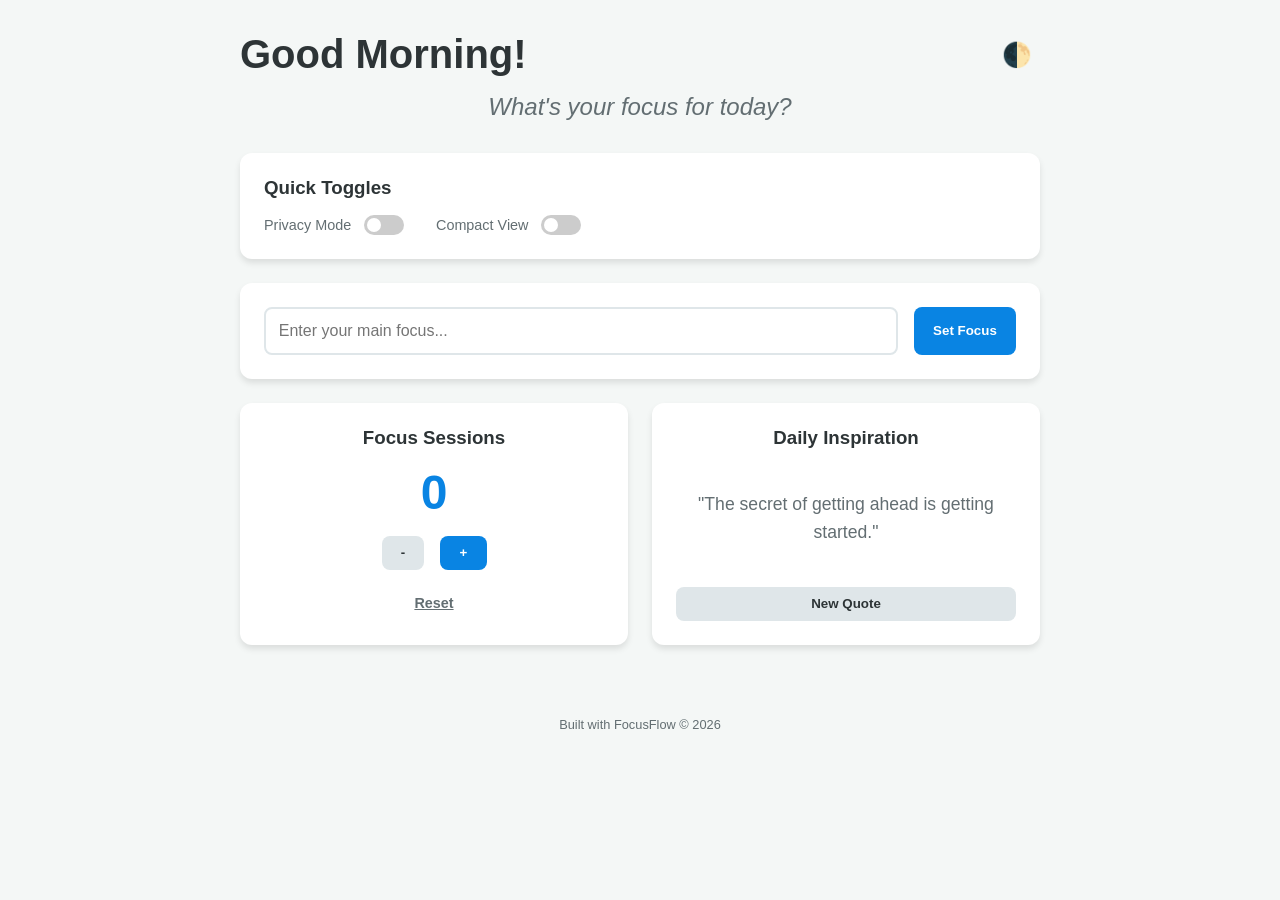
<file: focus-flow/index.html>
<!DOCTYPE html>
<html lang="en">
<head>
    <meta charset="UTF-8">
    <meta name="viewport" content="width=device-width, initial-scale=1.0">
    <title>FocusFlow | Productivity Dashboard</title>
    <link rel="stylesheet" href="styles.css">
</head>
<body class="light-theme">
    <div class="container">
        <header>
            <div class="header-top">
                <h1 id="greeting">Hello!</h1>
                <button id="theme-toggle" class="btn-icon" aria-label="Toggle Theme">
                    <span class="icon">🌓</span>
                </button>
            </div>
            <h2 id="display-focus">What's your focus for today?</h2>
        </header>

        <main>
            <section class="card settings-section">
                <h3>Quick Toggles</h3>
                <div class="toggles-grid">
                    <div class="toggle-item">
                        <span>Privacy Mode</span>
                        <label class="switch">
                            <input type="checkbox" id="privacy-toggle">
                            <span class="slider"></span>
                        </label>
                    </div>
                    <div class="toggle-item">
                        <span>Compact View</span>
                        <label class="switch">
                            <input type="checkbox" id="compact-toggle">
                            <span class="slider"></span>
                        </label>
                    </div>
                </div>
            </section>

            <section class="card focus-input-section">
                <input type="text" id="focus-input" placeholder="Enter your main focus...">
                <button id="set-focus" class="btn-primary">Set Focus</button>
            </section>

            <div class="grid">
                <section class="card counter-section">
                    <h3>Focus Sessions</h3>
                    <div class="counter-display">
                        <span id="session-count">0</span>
                    </div>
                    <div class="counter-controls">
                        <button id="decrement" class="btn-secondary">-</button>
                        <button id="increment" class="btn-primary">+</button>
                    </div>
                    <button id="reset-counter" class="btn-link">Reset</button>
                </section>

                <section class="card quote-section">
                    <h3>Daily Inspiration</h3>
                    <p id="quote-text">"The secret of getting ahead is getting started."</p>
                    <button id="new-quote" class="btn-secondary">New Quote</button>
                </section>
            </div>
        </main>

        <footer>
            <p>Built with FocusFlow &copy; 2026</p>
        </footer>
    </div>
    <script src="script.js"></script>
</body>
</html>
</file>
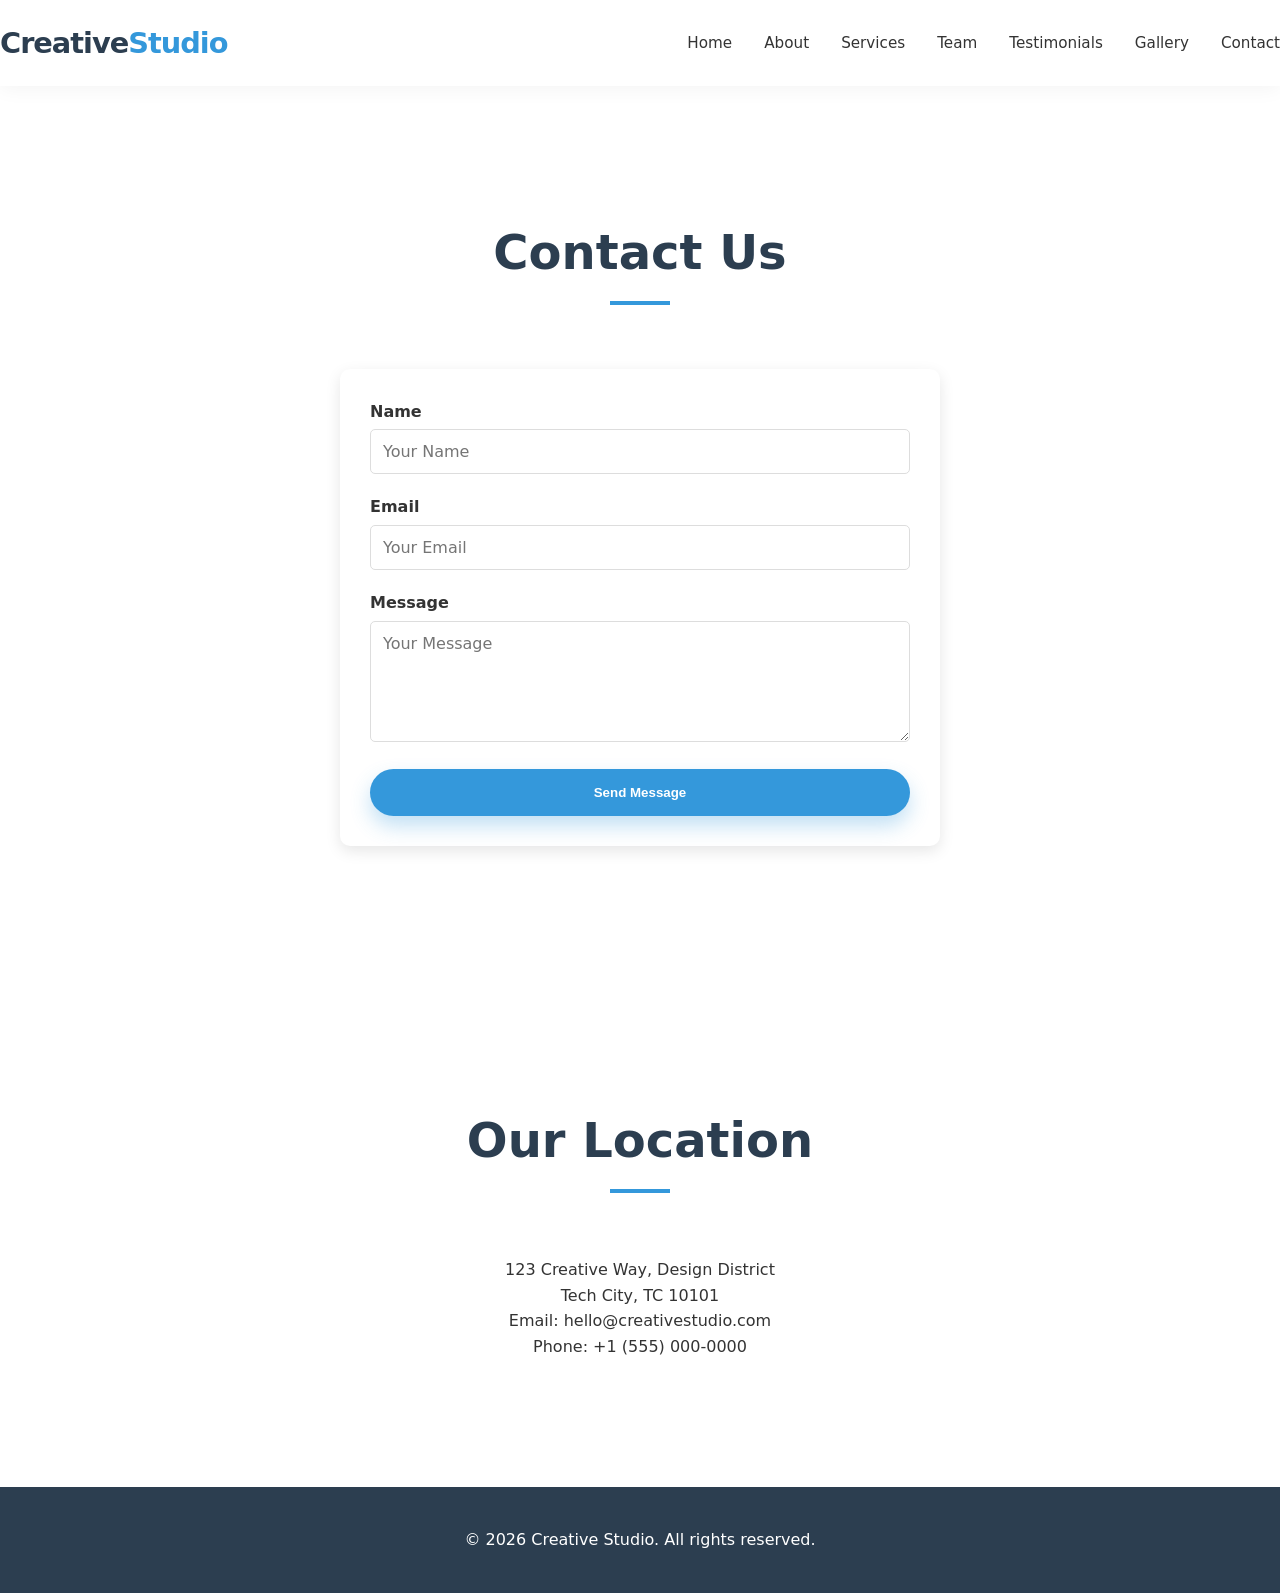
<file: creative-studio-v2/contact.html>
<!DOCTYPE html>
<html lang="en">
<head>
    <meta charset="UTF-8">
    <meta name="viewport" content="width=device-width, initial-scale=1.0">
    <title>Contact Us | Creative Studio</title>
    <link rel="stylesheet" href="styles.css">
</head>
<body>
    <header>
        <nav class="navbar">
            <div class="logo">Creative<span>Studio</span></div>
            <div class="menu-toggle" id="mobile-menu">
                <span class="bar"></span>
                <span class="bar"></span>
                <span class="bar"></span>
            </div>
            <ul class="nav-links">
                <li><a href="index.html">Home</a></li>
                <li><a href="about.html">About</a></li>
                <li><a href="index.html#services">Services</a></li>
                <li><a href="index.html#team">Team</a></li>
                <li><a href="index.html#testimonials">Testimonials</a></li>
                <li><a href="index.html#gallery">Gallery</a></li>
                <li><a href="contact.html">Contact</a></li>
            </ul>
        </nav>
    </header>

    <main>
        <section id="contact" class="section">
            <div class="container">
                <h2>Contact Us</h2>
                <div class="contact-container">
                    <form class="contact-form">
                        <div class="form-group">
                            <label for="name">Name</label>
                            <input type="text" id="name" name="name" placeholder="Your Name" required>
                        </div>
                        <div class="form-group">
                            <label for="email">Email</label>
                            <input type="email" id="email" name="email" placeholder="Your Email" required>
                        </div>
                        <div class="form-group">
                            <label for="message">Message</label>
                            <textarea id="message" name="message" rows="5" placeholder="Your Message" required></textarea>
                        </div>
                        <button type="submit" class="cta-button">Send Message</button>
                    </form>
                </div>
            </div>
        </section>

        <section class="section bg-light">
            <div class="container">
                <h2>Our Location</h2>
                <div style="text-align: center;">
                    <p>123 Creative Way, Design District</p>
                    <p>Tech City, TC 10101</p>
                    <p>Email: hello@creativestudio.com</p>
                    <p>Phone: +1 (555) 000-0000</p>
                </div>
            </div>
        </section>
    </main>

    <footer>
        <div class="container">
            <p>&copy; 2026 Creative Studio. All rights reserved.</p>
        </div>
    </footer>

    <script src="script.js"></script>
</body>
</html>
</file>
<file: focus-flow/styles.css>
:root {
    --bg-color: #f4f7f6;
    --card-bg: #ffffff;
    --text-primary: #2d3436;
    --text-secondary: #636e72;
    --accent-color: #0984e3;
    --accent-hover: #74b9ff;
    --border-radius: 12px;
    --shadow: 0 4px 6px rgba(0, 0, 0, 0.1);
    --transition: all 0.3s ease;
}

body.dark-theme {
    --bg-color: #2d3436;
    --card-bg: #353b48;
    --text-primary: #dfe6e9;
    --text-secondary: #b2bec3;
    --accent-color: #74b9ff;
    --accent-hover: #0984e3;
    --shadow: 0 4px 12px rgba(0, 0, 0, 0.3);
}

* {
    margin: 0;
    padding: 0;
    box-sizing: border-box;
}

body {
    font-family: 'Segoe UI', Tahoma, Geneva, Verdana, sans-serif;
    background-color: var(--bg-color);
    color: var(--text-primary);
    transition: background-color var(--transition), color var(--transition);
    min-height: 100vh;
    display: flex;
    justify-content: center;
    padding: 2rem;
}

.container {
    width: 100%;
    max-width: 800px;
}

header {
    margin-bottom: 2rem;
    text-align: center;
}

.header-top {
    display: flex;
    justify-content: space-between;
    align-items: center;
    margin-bottom: 1rem;
}

#greeting {
    font-size: 2.5rem;
    font-weight: 700;
}

#display-focus {
    font-weight: 400;
    color: var(--text-secondary);
    font-style: italic;
}

.card {
    background-color: var(--card-bg);
    border-radius: var(--border-radius);
    padding: 1.5rem;
    box-shadow: var(--shadow);
    margin-bottom: 1.5rem;
    transition: background-color var(--transition), transform 0.2s;
}

.card:hover {
    transform: translateY(-2px);
}

/* --- Toggle Switch Styling --- */
.toggles-grid {
    display: flex;
    gap: 2rem;
    margin-top: 1rem;
}

.toggle-item {
    display: flex;
    align-items: center;
    gap: 0.8rem;
    font-size: 0.9rem;
    color: var(--text-secondary);
}

.switch {
    position: relative;
    display: inline-block;
    width: 40px;
    height: 20px;
}

.switch input {
    opacity: 0;
    width: 0;
    height: 0;
}

.slider {
    position: absolute;
    cursor: pointer;
    top: 0;
    left: 0;
    right: 0;
    bottom: 0;
    background-color: #ccc;
    transition: .4s;
    border-radius: 20px;
}

.slider:before {
    position: absolute;
    content: "";
    height: 14px;
    width: 14px;
    left: 3px;
    bottom: 3px;
    background-color: white;
    transition: .4s;
    border-radius: 50%;
}

input:checked + .slider {
    background-color: var(--accent-color);
}

input:checked + .slider:before {
    transform: translateX(20px);
}

/* --- Functional Classes --- */
.privacy-active #display-focus {
    filter: blur(5px);
    transition: filter 0.3s ease;
}

.compact-active .card {
    padding: 0.8rem;
    margin-bottom: 0.8rem;
}

.compact-active #greeting {
    font-size: 1.8rem;
}

.compact-active .counter-display {
    font-size: 2rem;
}

.focus-input-section {
    display: flex;
    gap: 1rem;
}

#focus-input {
    flex: 1;
    padding: 0.8rem;
    border: 2px solid #dfe6e9;
    border-radius: 8px;
    outline: none;
    font-size: 1rem;
    transition: border-color 0.3s;
}

#focus-input:focus {
    border-color: var(--accent-color);
}

.grid {
    display: grid;
    grid-template-columns: 1fr 1fr;
    gap: 1.5rem;
}

@media (max-width: 600px) {
    .grid {
        grid-template-columns: 1fr;
    }
    .focus-input-section {
        flex-direction: column;
    }
}

.counter-section, .quote-section {
    text-align: center;
    display: flex;
    flex-direction: column;
    justify-content: space-between;
    gap: 1rem;
}

.counter-display {
    font-size: 3rem;
    font-weight: 800;
    color: var(--accent-color);
}

.counter-controls {
    display: flex;
    justify-content: center;
    gap: 1rem;
}

#quote-text {
    font-size: 1.1rem;
    line-height: 1.6;
    color: var(--text-secondary);
}

button {
    cursor: pointer;
    border: none;
    border-radius: 8px;
    padding: 0.6rem 1.2rem;
    font-weight: 600;
    transition: var(--transition);
}

.btn-primary {
    background-color: var(--accent-color);
    color: white;
}

.btn-primary:hover {
    background-color: var(--accent-hover);
}

.btn-secondary {
    background-color: #dfe6e9;
    color: #2d3436;
}

.btn-secondary:hover {
    background-color: #b2bec3;
}

.btn-icon {
    background: transparent;
    font-size: 1.5rem;
    padding: 0.5rem;
}

.btn-link {
    background: transparent;
    color: var(--text-secondary);
    text-decoration: underline;
    font-size: 0.9rem;
}

footer {
    margin-top: 3rem;
    text-align: center;
    color: var(--text-secondary);
    font-size: 0.8rem;
}
</file>
<file: creative-studio-v2/styles.css>
/* Global Styles */
:root {
    --primary-color: #3498db;
    --secondary-color: #2c3e50;
    --bg-light: #f4f4f4;
    --text-color: #333;
    --white: #fff;
    --transition: all 0.4s cubic-bezier(0.165, 0.84, 0.44, 1);
}

* {
    margin: 0;
    padding: 0;
    box-sizing: border-box;
}

body {
    font-family: 'Segoe UI', system-ui, -apple-system, sans-serif;
    line-height: 1.6;
    color: var(--text-color);
    scroll-behavior: smooth;
    overflow-x: hidden;
}

.container {
    max-width: 1200px;
    margin: 0 auto;
    padding: 0 5%;
}

/* Navbar - The Art of Fluidity in Navigation */
header {
    background: rgba(255, 255, 255, 0.95);
    backdrop-filter: blur(10px);
    box-shadow: 0 2px 20px rgba(0,0,0,0.05);
    position: sticky;
    top: 0;
    z-index: 1000;
}

.navbar {
    display: flex;
    justify-content: space-between;
    align-items: center;
    padding: 1.25rem 0;
}

.logo {
    font-size: clamp(1.2rem, 2vw + 1rem, 1.8rem);
    font-weight: 800;
    color: var(--secondary-color);
    letter-spacing: -1px;
}

.logo span {
    color: var(--primary-color);
}

.nav-links {
    display: flex;
    list-style: none;
    gap: 2rem;
}

.nav-links a {
    text-decoration: none;
    color: var(--text-color);
    font-weight: 500;
    font-size: 0.95rem;
    transition: var(--transition);
    position: relative;
}

.nav-links a::after {
    content: '';
    position: absolute;
    bottom: -5px;
    left: 0;
    width: 0;
    height: 2px;
    background: var(--primary-color);
    transition: var(--transition);
}

.nav-links a:hover {
    color: var(--primary-color);
}

.nav-links a:hover::after {
    width: 100%;
}

/* Mobile Menu Toggle */
.menu-toggle {
    display: none;
    flex-direction: column;
    cursor: pointer;
}

.bar {
    width: 25px;
    height: 3px;
    background-color: var(--secondary-color);
    margin: 3px 0;
    transition: var(--transition);
}

/* Hero Section - Fluid Architecture */
.hero {
    height: clamp(60vh, 80vh, 100vh);
    background: linear-gradient(135deg, rgba(44, 62, 80, 0.8), rgba(52, 152, 219, 0.4)), 
                url('https://images.unsplash.com/photo-1497215728101-856f4ea42174?auto=format&fit=crop&w=1920&q=80') no-repeat center center/cover;
    display: flex;
    align-items: center;
    justify-content: center;
    text-align: center;
    color: var(--white);
    padding: 0 1rem;
}

.hero-content h1 {
    font-size: clamp(2.5rem, 5vw + 1rem, 4.5rem);
    margin-bottom: 1.5rem;
    line-height: 1.1;
    font-weight: 800;
}

.hero-content p {
    font-size: clamp(1rem, 2vw, 1.25rem);
    margin-bottom: 2.5rem;
    max-width: 700px;
    margin-left: auto;
    margin-right: auto;
    opacity: 0.9;
}

.cta-button {
    display: inline-block;
    background: var(--primary-color);
    color: var(--white);
    padding: 1rem 2.5rem;
    text-decoration: none;
    border-radius: 50px;
    font-weight: 600;
    transition: var(--transition);
    box-shadow: 0 10px 20px rgba(52, 152, 219, 0.3);
}

.cta-button:hover {
    background: #2980b9;
    transform: translateY(-3px);
    box-shadow: 0 15px 30px rgba(52, 152, 219, 0.4);
}

/* Common Section Styles */
.section {
    padding: clamp(4rem, 10vw, 8rem) 0;
}

h2 {
    text-align: center;
    font-size: clamp(2rem, 4vw, 3rem);
    margin-bottom: 4rem;
    font-weight: 800;
    color: var(--secondary-color);
}

h2::after {
    content: '';
    display: block;
    width: 60px;
    height: 4px;
    background: #3498db;
    margin: 10px auto 0;
}

/* About Section */
.about-grid {
    display: flex;
    align-items: center;
    gap: 40px;
}

.about-text {
    flex: 1;
}

.about-text p {
    margin-bottom: 20px;
}

.about-image {
    flex: 1;
}

.about-image img {
    width: 100%;
    border-radius: 10px;
    box-shadow: 0 5px 15px rgba(0,0,0,0.1);
}

/* Services Section */
.services-grid {
    display: grid;
    grid-template-columns: repeat(auto-fit, minmax(240px, 1fr));
    gap: 30px;
}

.service-card {
    background: #fff;
    padding: 30px;
    border-radius: 12px;
    text-align: center;
    box-shadow: 0 5px 15px rgba(0,0,0,0.05);
    transition: transform 0.3s, box-shadow 0.3s;
    border: 1px solid #f0f0f0;
}

.service-card:hover {
    transform: translateY(-10px);
    box-shadow: 0 10px 25px rgba(0,0,0,0.1);
}

.service-icon {
    width: 80px;
    height: 80px;
    margin: 0 auto 20px;
    background: #ebf5fb;
    border-radius: 50%;
    display: flex;
    align-items: center;
    justify-content: center;
    overflow: hidden;
}

.service-icon img {
    width: 100%;
    height: 100%;
    object-fit: cover;
}

.service-card h3 {
    margin-bottom: 15px;
    color: #2c3e50;
    font-size: 1.3rem;
}

.service-card p {
    color: #666;
    font-size: 0.95rem;
    line-height: 1.6;
}

/* Team Section */
.team-grid {
    display: grid;
    grid-template-columns: repeat(auto-fit, minmax(250px, 1fr));
    gap: 30px;
    text-align: center;
}

.team-member {
    background: #fff;
    padding: 30px;
    border-radius: 12px;
    box-shadow: 0 5px 15px rgba(0,0,0,0.05);
    transition: transform 0.3s;
}

.team-member:hover {
    transform: translateY(-5px);
}

.team-member img {
    width: 150px;
    height: 150px;
    border-radius: 50%;
    object-fit: cover;
    margin-bottom: 20px;
    border: 5px solid #ebf5fb;
}

.team-member h3 {
    margin-bottom: 5px;
    color: #2c3e50;
}

.team-member p {
    color: #3498db;
    font-weight: 500;
}

/* Testimonials Section */
.testimonials-grid {
    display: grid;
    grid-template-columns: repeat(auto-fit, minmax(300px, 1fr));
    gap: 30px;
}

.testimonial-card {
    background: #fff;
    padding: 40px;
    border-radius: 12px;
    box-shadow: 0 5px 15px rgba(0,0,0,0.05);
    position: relative;
    font-style: italic;
}

.testimonial-card p {
    margin-bottom: 20px;
    color: #555;
    line-height: 1.8;
}

.testimonial-card h4 {
    color: #2c3e50;
    font-style: normal;
}

/* Gallery Section */
.gallery-grid {
    display: grid;
    grid-template-columns: repeat(auto-fit, minmax(240px, 1fr));
    gap: 30px;
}

.gallery-item {
    position: relative;
    overflow: hidden;
    border-radius: 12px;
    height: 300px;
    box-shadow: 0 5px 15px rgba(0,0,0,0.1);
}

.gallery-item img {
    width: 100%;
    height: 100%;
    object-fit: cover;
    transition: transform 0.5s cubic-bezier(0.4, 0, 0.2, 1);
}

.gallery-overlay {
    position: absolute;
    top: 0;
    left: 0;
    width: 100%;
    height: 100%;
    background: rgba(52, 152, 219, 0.9);
    display: flex;
    flex-direction: column;
    justify-content: center;
    align-items: center;
    color: #fff;
    opacity: 0;
    transition: opacity 0.4s ease;
    padding: 20px;
    text-align: center;
}

.gallery-overlay h3 {
    font-size: 1.5rem;
    margin-bottom: 5px;
    transform: translateY(20px);
    transition: transform 0.4s ease;
}

.gallery-overlay p {
    font-size: 0.9rem;
    transform: translateY(20px);
    transition: transform 0.4s ease 0.1s;
}

.gallery-item:hover img {
    transform: scale(1.1);
}

.gallery-item:hover .gallery-overlay {
    opacity: 1;
}

.gallery-item:hover .gallery-overlay h3,
.gallery-item:hover .gallery-overlay p {
    transform: translateY(0);
}

/* Contact Section */
.contact-container {
    max-width: 600px;
    margin: 0 auto;
    background: #fff;
    padding: 30px;
    border-radius: 10px;
    box-shadow: 0 5px 15px rgba(0,0,0,0.1);
}

.form-group {
    margin-bottom: 20px;
}

.form-group label {
    display: block;
    margin-bottom: 5px;
    font-weight: bold;
}

.form-group input,
.form-group textarea {
    width: 100%;
    padding: 12px;
    border: 1px solid #ddd;
    border-radius: 5px;
    font-family: inherit;
    font-size: 1rem;
}

.form-group input:focus,
.form-group textarea:focus {
    outline: none;
    border-color: #3498db;
}

.contact-form .cta-button {
    width: 100%;
    border: none;
    cursor: pointer;
}

/* Footer */
footer {
    background: #2c3e50;
    color: #fff;
    text-align: center;
    padding: 40px 0;
}

/* Responsive Design */
@media (max-width: 960px) {
    .navbar {
        padding: 20px 5%;
    }

    .nav-links {
        display: none;
        flex-direction: column;
        width: 100%;
        position: absolute;
        top: 70px;
        left: 0;
        background: #fff;
        text-align: center;
        box-shadow: 0 10px 10px rgba(0,0,0,0.1);
        padding: 20px 0;
    }

    .nav-links.active {
        display: flex;
    }

    .nav-links li {
        margin: 15px 0;
    }

    .menu-toggle {
        display: block;
    }

    #mobile-menu.is-active .bar:nth-child(2) {
        opacity: 0;
    }

    #mobile-menu.is-active .bar:nth-child(1) {
        transform: translateY(8px) rotate(45deg);
    }

    #mobile-menu.is-active .bar:nth-child(3) {
        transform: translateY(-8px) rotate(-45deg);
    }
}

@media (max-width: 768px) {
    .hero-content h1 {
        font-size: 2.5rem;
    }

    .hero-content p {
        font-size: 1rem;
        padding: 0 20px;
    }

    .section {
        padding: 60px 0;
    }

    h2 {
        font-size: 2rem;
    }

    .about-grid {
        flex-direction: column;
    }

    .about-image {
        order: -1;
    }
}

@media (max-width: 480px) {
    .hero-content h1 {
        font-size: 2rem;
    }

    .navbar {
        padding: 15px 5%;
    }

    .logo {
        font-size: 1.2rem;
    }
}
</file>
